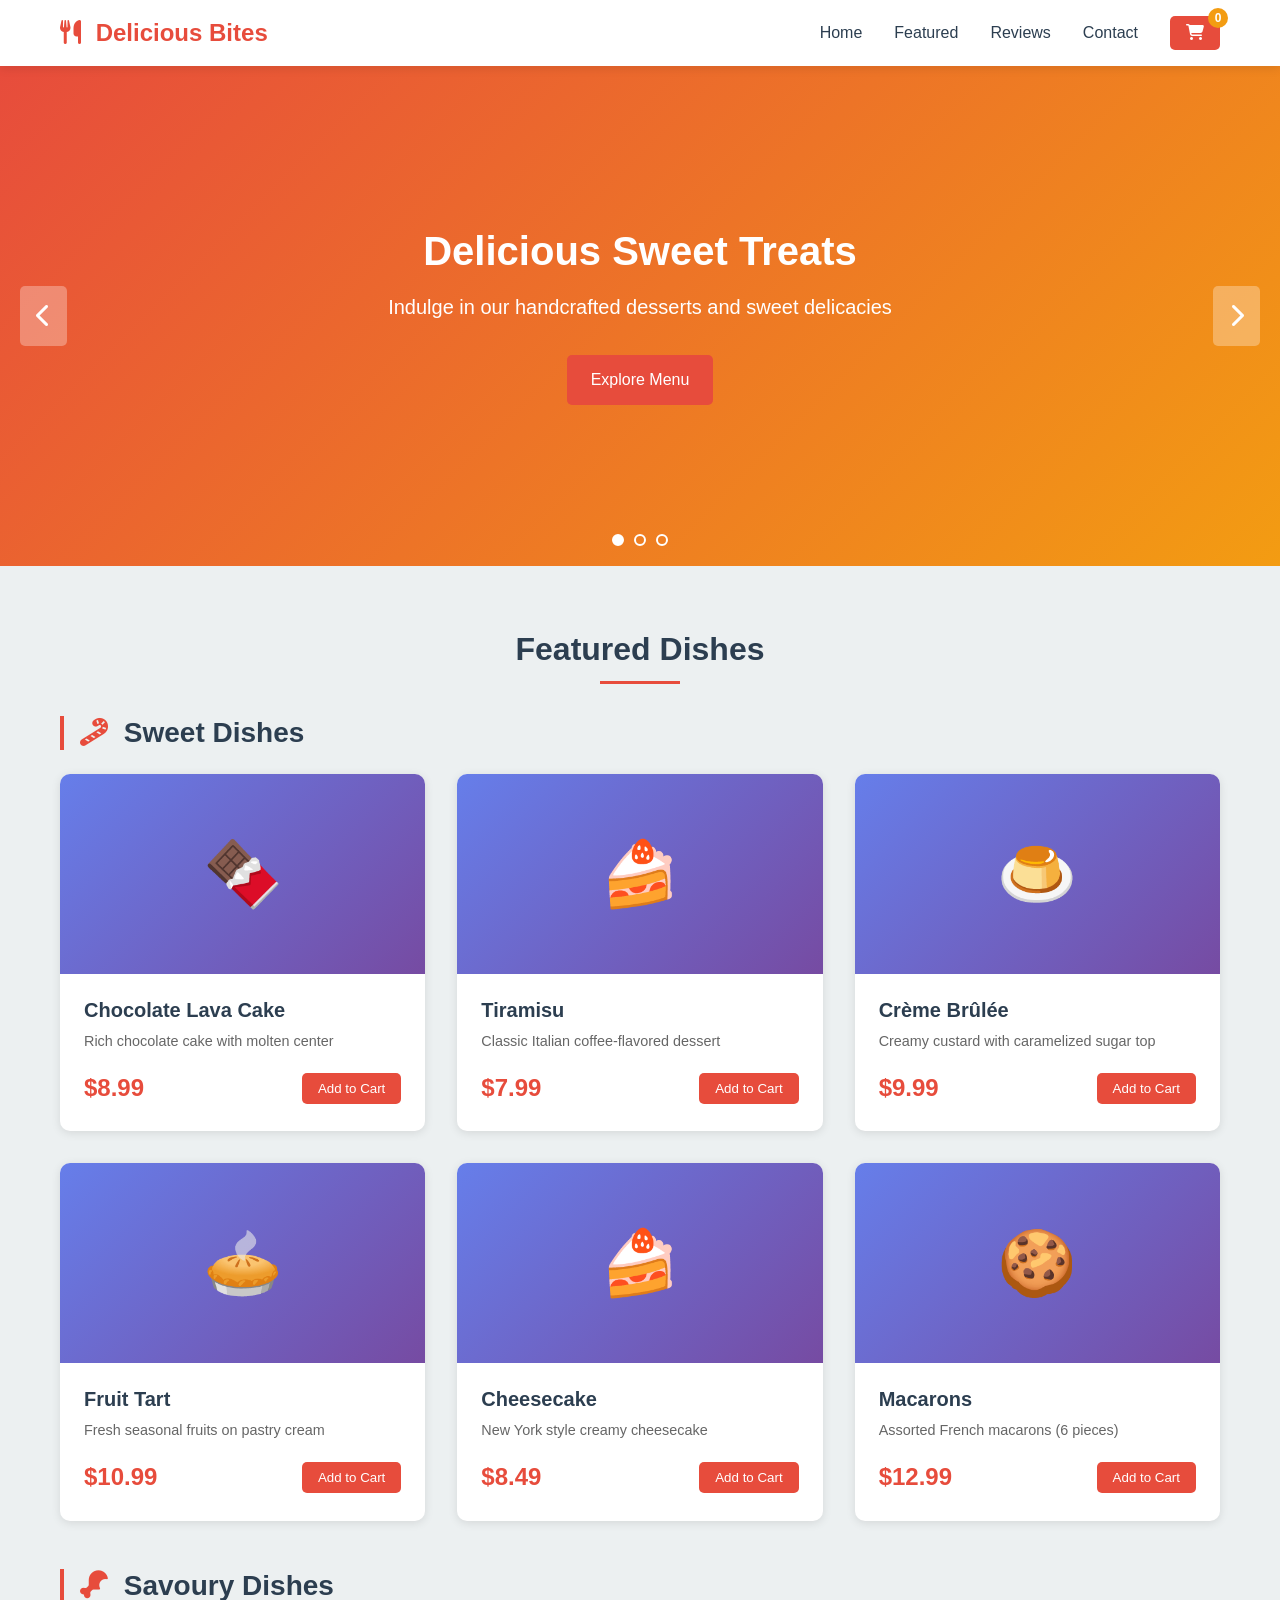
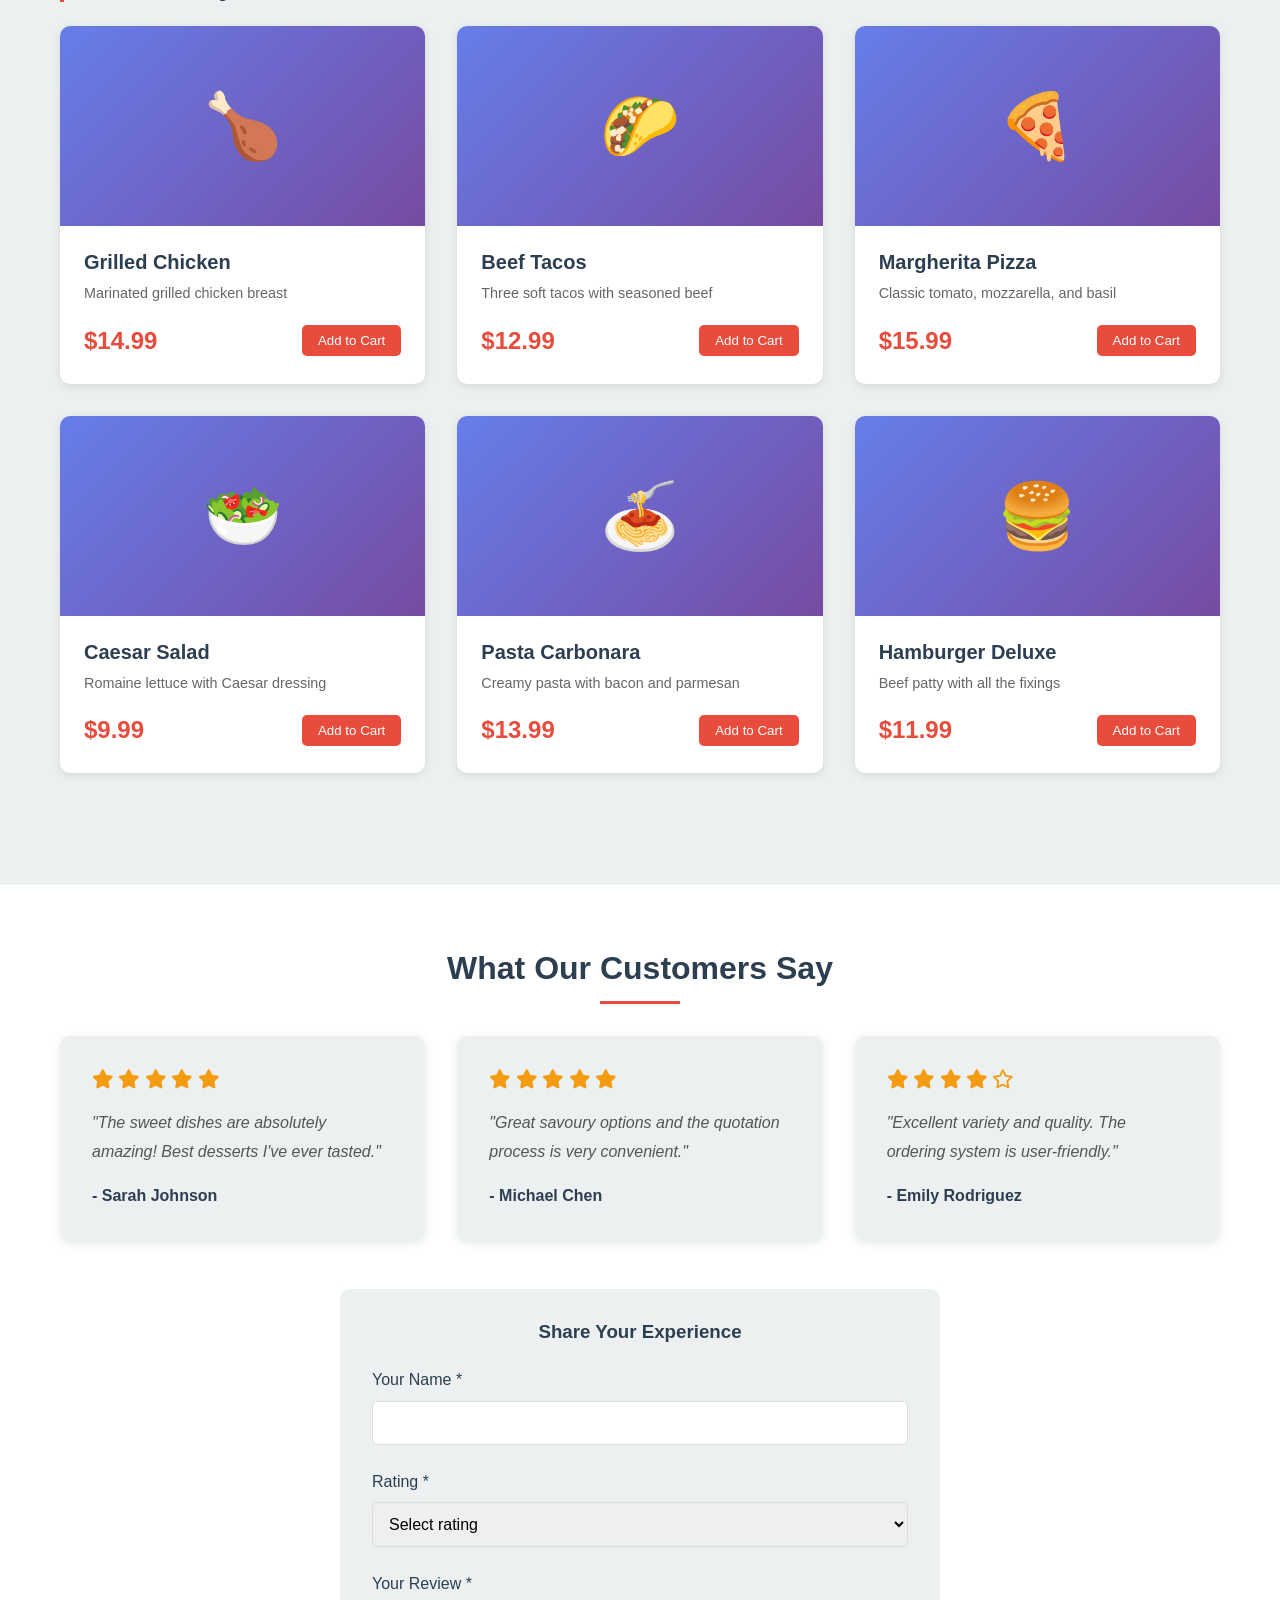
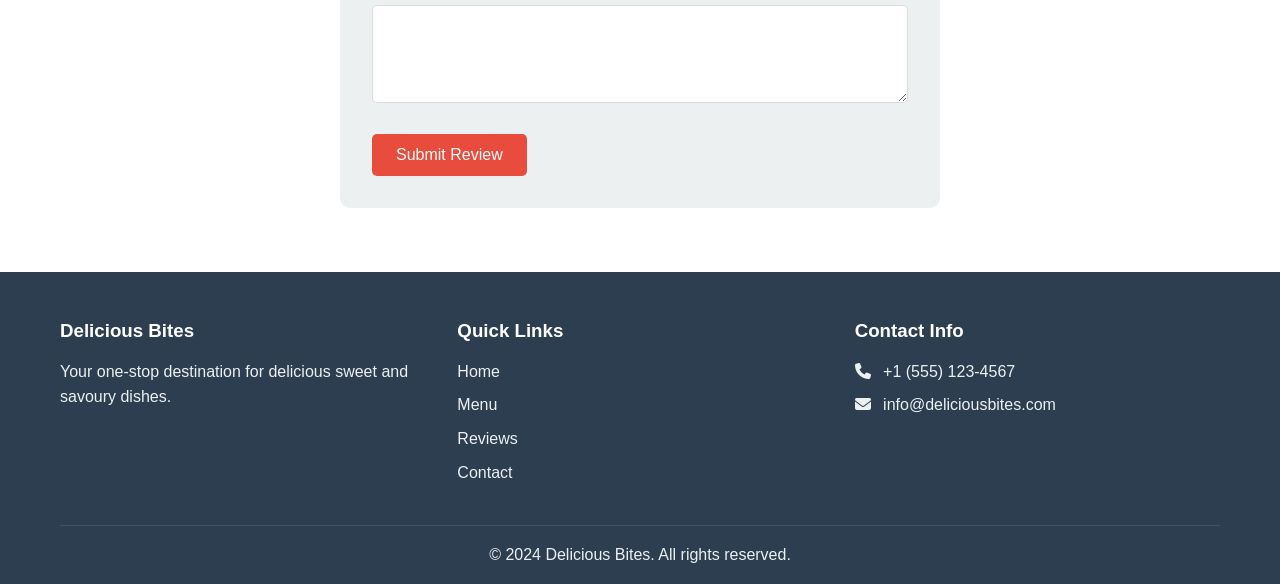
<file: index.html>
<!DOCTYPE html>
<html lang="en">
<head>
    <meta charset="UTF-8">
    <meta name="viewport" content="width=device-width, initial-scale=1.0">
    <meta name="description" content="Order delicious sweet and savoury dishes. Get a quotation for your food order.">
    <title>Delicious Food Order - Sweet & Savoury Dishes</title>
    <link rel="stylesheet" href="css/styles.css">
    <link rel="stylesheet" href="https://cdnjs.cloudflare.com/ajax/libs/font-awesome/6.4.0/css/all.min.css">
</head>
<body>
    <!-- Header and Navigation -->
    <header>
        <nav class="navbar" role="navigation" aria-label="Main navigation">
            <div class="container">
                <div class="nav-brand">
                    <h1><i class="fas fa-utensils"></i> Delicious Bites</h1>
                </div>
                <button class="nav-toggle" aria-label="Toggle navigation menu" aria-expanded="false">
                    <span></span>
                    <span></span>
                    <span></span>
                </button>
                <ul class="nav-menu">
                    <li><a href="#home">Home</a></li>
                    <li><a href="#featured">Featured</a></li>
                    <li><a href="#reviews">Reviews</a></li>
                    <li><a href="contact.html">Contact</a></li>
                    <li>
                        <button class="cart-btn" aria-label="View cart">
                            <i class="fas fa-shopping-cart"></i>
                            <span class="cart-count" id="cart-count">0</span>
                        </button>
                    </li>
                </ul>
            </div>
        </nav>
    </header>

    <!-- Hero Section with Carousel -->
    <section id="home" class="hero" aria-label="Hero carousel">
        <div class="carousel">
            <div class="carousel-inner">
                <div class="carousel-item active">
                    <div class="carousel-content">
                        <h2>Delicious Sweet Treats</h2>
                        <p>Indulge in our handcrafted desserts and sweet delicacies</p>
                        <a href="#featured" class="btn btn-primary">Explore Menu</a>
                    </div>
                </div>
                <div class="carousel-item">
                    <div class="carousel-content">
                        <h2>Savory Delights</h2>
                        <p>Experience authentic flavors with our savoury dishes</p>
                        <a href="#featured" class="btn btn-primary">Order Now</a>
                    </div>
                </div>
                <div class="carousel-item">
                    <div class="carousel-content">
                        <h2>Get Your Quotation</h2>
                        <p>Add items to cart and receive a custom quotation</p>
                        <a href="#featured" class="btn btn-primary">Start Ordering</a>
                    </div>
                </div>
            </div>
            <button class="carousel-control prev" aria-label="Previous slide">
                <i class="fas fa-chevron-left"></i>
            </button>
            <button class="carousel-control next" aria-label="Next slide">
                <i class="fas fa-chevron-right"></i>
            </button>
            <div class="carousel-indicators" role="tablist" aria-label="Slide indicators">
                <button class="active" aria-label="Go to slide 1" aria-selected="true"></button>
                <button aria-label="Go to slide 2" aria-selected="false"></button>
                <button aria-label="Go to slide 3" aria-selected="false"></button>
            </div>
        </div>
    </section>

    <!-- Featured Dishes Section -->
    <section id="featured" class="featured-dishes">
        <div class="container">
            <h2 class="section-title">Featured Dishes</h2>
            
            <!-- Sweet Dishes -->
            <div class="category">
                <h3><i class="fas fa-candy-cane"></i> Sweet Dishes</h3>
                <div class="dishes-grid" id="sweet-dishes">
                    <!-- Dishes will be populated by JavaScript -->
                </div>
            </div>

            <!-- Savoury Dishes -->
            <div class="category">
                <h3><i class="fas fa-drumstick-bite"></i> Savoury Dishes</h3>
                <div class="dishes-grid" id="savoury-dishes">
                    <!-- Dishes will be populated by JavaScript -->
                </div>
            </div>
        </div>
    </section>

    <!-- Reviews Section -->
    <section id="reviews" class="reviews">
        <div class="container">
            <h2 class="section-title">What Our Customers Say</h2>
            <div class="reviews-grid">
                <div class="review-card">
                    <div class="rating" aria-label="Rating: 5 out of 5 stars">
                        <i class="fas fa-star"></i>
                        <i class="fas fa-star"></i>
                        <i class="fas fa-star"></i>
                        <i class="fas fa-star"></i>
                        <i class="fas fa-star"></i>
                    </div>
                    <p class="review-text">"The sweet dishes are absolutely amazing! Best desserts I've ever tasted."</p>
                    <p class="reviewer-name">- Sarah Johnson</p>
                </div>
                <div class="review-card">
                    <div class="rating" aria-label="Rating: 5 out of 5 stars">
                        <i class="fas fa-star"></i>
                        <i class="fas fa-star"></i>
                        <i class="fas fa-star"></i>
                        <i class="fas fa-star"></i>
                        <i class="fas fa-star"></i>
                    </div>
                    <p class="review-text">"Great savoury options and the quotation process is very convenient."</p>
                    <p class="reviewer-name">- Michael Chen</p>
                </div>
                <div class="review-card">
                    <div class="rating" aria-label="Rating: 4 out of 5 stars">
                        <i class="fas fa-star"></i>
                        <i class="fas fa-star"></i>
                        <i class="fas fa-star"></i>
                        <i class="fas fa-star"></i>
                        <i class="far fa-star"></i>
                    </div>
                    <p class="review-text">"Excellent variety and quality. The ordering system is user-friendly."</p>
                    <p class="reviewer-name">- Emily Rodriguez</p>
                </div>
            </div>
            
            <!-- Review Form -->
            <div class="review-form-section">
                <h3>Share Your Experience</h3>
                <form id="review-form" class="review-form">
                    <div class="form-group">
                        <label for="reviewer-name">Your Name <span aria-label="required">*</span></label>
                        <input type="text" id="reviewer-name" name="name" required aria-required="true">
                    </div>
                    <div class="form-group">
                        <label for="rating">Rating <span aria-label="required">*</span></label>
                        <select id="rating" name="rating" required aria-required="true">
                            <option value="">Select rating</option>
                            <option value="5">5 Stars - Excellent</option>
                            <option value="4">4 Stars - Very Good</option>
                            <option value="3">3 Stars - Good</option>
                            <option value="2">2 Stars - Fair</option>
                            <option value="1">1 Star - Poor</option>
                        </select>
                    </div>
                    <div class="form-group">
                        <label for="review-text">Your Review <span aria-label="required">*</span></label>
                        <textarea id="review-text" name="review" rows="4" required aria-required="true"></textarea>
                    </div>
                    <button type="submit" class="btn btn-primary">Submit Review</button>
                </form>
            </div>
        </div>
    </section>

    <!-- Shopping Cart Modal -->
    <div id="cart-modal" class="modal" role="dialog" aria-labelledby="cart-title" aria-modal="true" hidden>
        <div class="modal-content">
            <div class="modal-header">
                <h2 id="cart-title">Your Cart</h2>
                <button class="close-modal" aria-label="Close cart">&times;</button>
            </div>
            <div class="modal-body">
                <div id="cart-items">
                    <p class="empty-cart">Your cart is empty</p>
                </div>
                <div id="cart-total" class="cart-total" hidden>
                    <strong>Total: $<span id="total-amount">0.00</span></strong>
                </div>
            </div>
            <div class="modal-footer">
                <button class="btn btn-secondary close-modal">Continue Shopping</button>
                <button id="get-quotation" class="btn btn-primary" disabled>Get Quotation</button>
            </div>
        </div>
    </div>

    <!-- Quotation Modal -->
    <div id="quotation-modal" class="modal" role="dialog" aria-labelledby="quotation-title" aria-modal="true" hidden>
        <div class="modal-content">
            <div class="modal-header">
                <h2 id="quotation-title">Request Quotation</h2>
                <button class="close-quotation" aria-label="Close quotation form">&times;</button>
            </div>
            <div class="modal-body">
                <form id="quotation-form">
                    <div class="form-group">
                        <label for="customer-name">Full Name <span aria-label="required">*</span></label>
                        <input type="text" id="customer-name" name="name" required aria-required="true">
                    </div>
                    <div class="form-group">
                        <label for="customer-email">Email <span aria-label="required">*</span></label>
                        <input type="email" id="customer-email" name="email" required aria-required="true">
                    </div>
                    <div class="form-group">
                        <label for="customer-phone">Phone Number <span aria-label="required">*</span></label>
                        <input type="tel" id="customer-phone" name="phone" required aria-required="true">
                    </div>
                    <div class="form-group">
                        <label for="delivery-date">Preferred Delivery Date</label>
                        <input type="date" id="delivery-date" name="deliveryDate">
                    </div>
                    <div class="form-group">
                        <label for="special-requests">Special Requests</label>
                        <textarea id="special-requests" name="requests" rows="3"></textarea>
                    </div>
                    <div id="quotation-summary">
                        <h3>Order Summary</h3>
                        <div id="quotation-items"></div>
                    </div>
                    <button type="submit" class="btn btn-primary">Submit Quotation Request</button>
                </form>
            </div>
        </div>
    </div>

    <!-- Footer -->
    <footer>
        <div class="container">
            <div class="footer-content">
                <div class="footer-section">
                    <h3>Delicious Bites</h3>
                    <p>Your one-stop destination for delicious sweet and savoury dishes.</p>
                </div>
                <div class="footer-section">
                    <h3>Quick Links</h3>
                    <ul>
                        <li><a href="#home">Home</a></li>
                        <li><a href="#featured">Menu</a></li>
                        <li><a href="#reviews">Reviews</a></li>
                        <li><a href="contact.html">Contact</a></li>
                    </ul>
                </div>
                <div class="footer-section">
                    <h3>Contact Info</h3>
                    <p><i class="fas fa-phone"></i> +1 (555) 123-4567</p>
                    <p><i class="fas fa-envelope"></i> info@deliciousbites.com</p>
                </div>
            </div>
            <div class="footer-bottom">
                <p>&copy; 2024 Delicious Bites. All rights reserved.</p>
            </div>
        </div>
    </footer>

    <script src="js/app.js"></script>
</body>
</html>
</file>
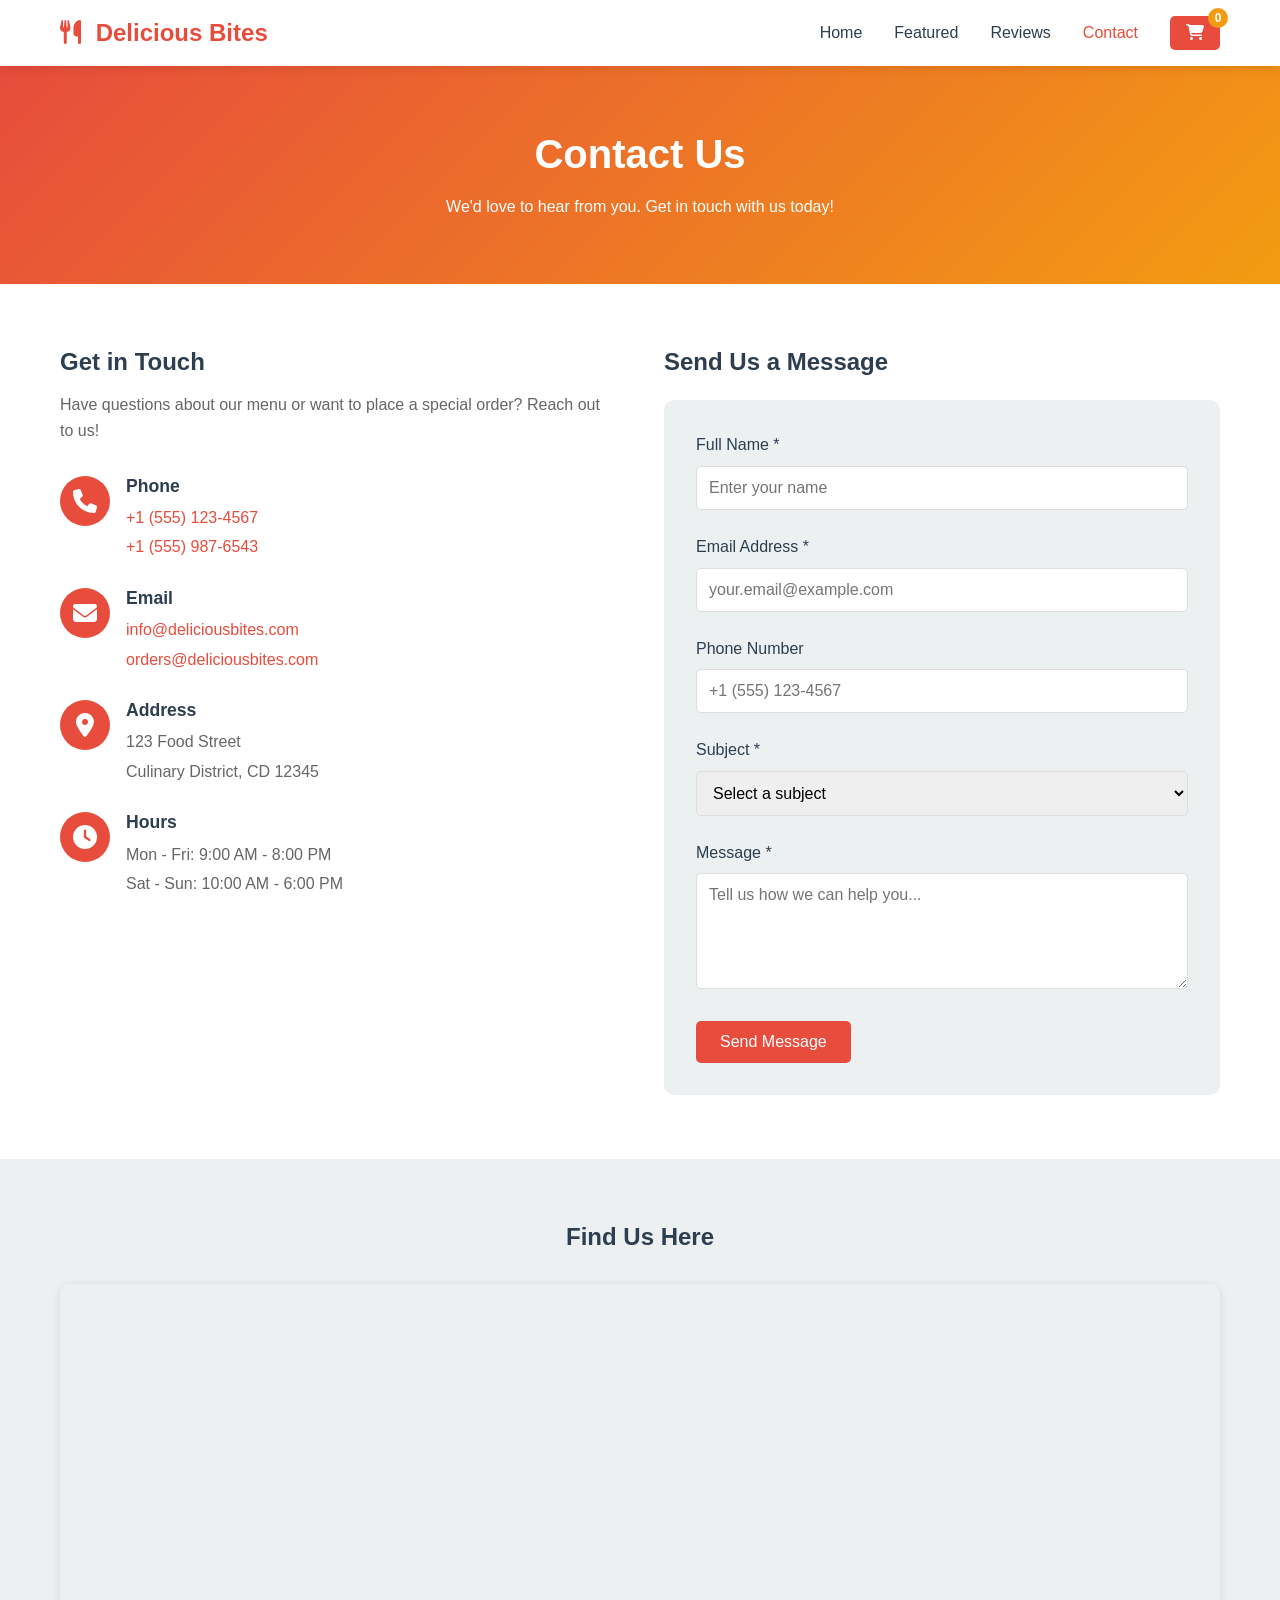
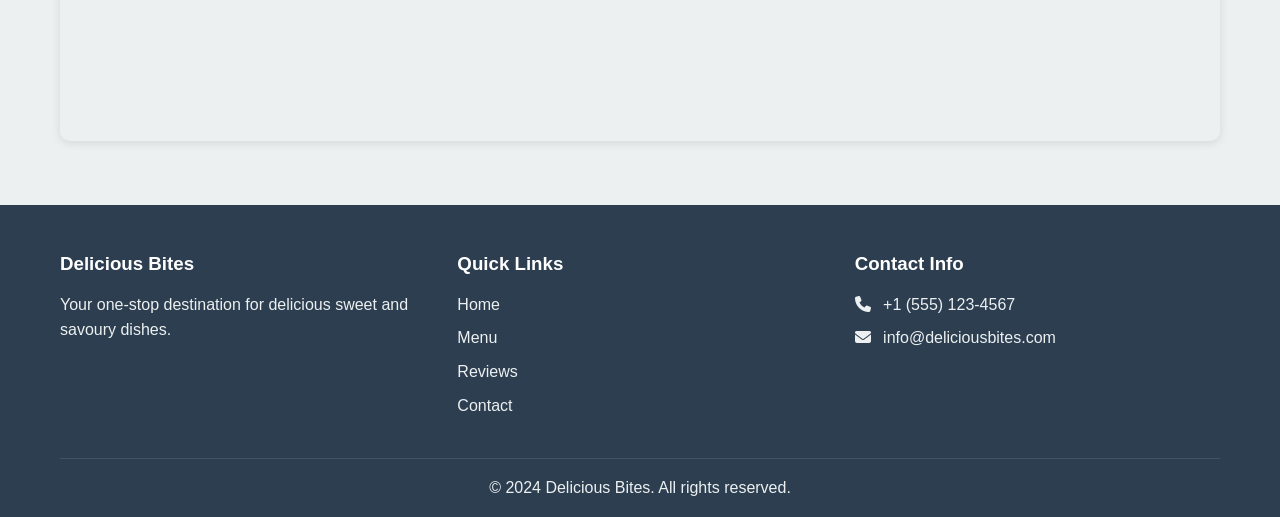
<file: contact.html>
<!DOCTYPE html>
<html lang="en">
<head>
    <meta charset="UTF-8">
    <meta name="viewport" content="width=device-width, initial-scale=1.0">
    <meta name="description" content="Contact Delicious Bites - Get in touch with us for your food ordering needs">
    <title>Contact Us - Delicious Bites</title>
    <link rel="stylesheet" href="css/styles.css">
    <link rel="stylesheet" href="https://cdnjs.cloudflare.com/ajax/libs/font-awesome/6.4.0/css/all.min.css">
</head>
<body>
    <!-- Header and Navigation -->
    <header>
        <nav class="navbar" role="navigation" aria-label="Main navigation">
            <div class="container">
                <div class="nav-brand">
                    <h1><i class="fas fa-utensils"></i> Delicious Bites</h1>
                </div>
                <button class="nav-toggle" aria-label="Toggle navigation menu" aria-expanded="false">
                    <span></span>
                    <span></span>
                    <span></span>
                </button>
                <ul class="nav-menu">
                    <li><a href="index.html#home">Home</a></li>
                    <li><a href="index.html#featured">Featured</a></li>
                    <li><a href="index.html#reviews">Reviews</a></li>
                    <li><a href="contact.html" class="active">Contact</a></li>
                    <li>
                        <button class="cart-btn" aria-label="View cart">
                            <i class="fas fa-shopping-cart"></i>
                            <span class="cart-count" id="cart-count">0</span>
                        </button>
                    </li>
                </ul>
            </div>
        </nav>
    </header>

    <!-- Contact Page Header -->
    <section class="page-header">
        <div class="container">
            <h1>Contact Us</h1>
            <p>We'd love to hear from you. Get in touch with us today!</p>
        </div>
    </section>

    <!-- Contact Section -->
    <section class="contact-section">
        <div class="container">
            <div class="contact-grid">
                <!-- Contact Information -->
                <div class="contact-info">
                    <h2>Get in Touch</h2>
                    <p>Have questions about our menu or want to place a special order? Reach out to us!</p>
                    
                    <div class="contact-details">
                        <div class="contact-item">
                            <div class="contact-icon">
                                <i class="fas fa-phone"></i>
                            </div>
                            <div class="contact-text">
                                <h3>Phone</h3>
                                <p><a href="tel:+15551234567">+1 (555) 123-4567</a></p>
                                <p><a href="tel:+15559876543">+1 (555) 987-6543</a></p>
                            </div>
                        </div>

                        <div class="contact-item">
                            <div class="contact-icon">
                                <i class="fas fa-envelope"></i>
                            </div>
                            <div class="contact-text">
                                <h3>Email</h3>
                                <p><a href="mailto:info@deliciousbites.com">info@deliciousbites.com</a></p>
                                <p><a href="mailto:orders@deliciousbites.com">orders@deliciousbites.com</a></p>
                            </div>
                        </div>

                        <div class="contact-item">
                            <div class="contact-icon">
                                <i class="fas fa-map-marker-alt"></i>
                            </div>
                            <div class="contact-text">
                                <h3>Address</h3>
                                <p>123 Food Street</p>
                                <p>Culinary District, CD 12345</p>
                            </div>
                        </div>

                        <div class="contact-item">
                            <div class="contact-icon">
                                <i class="fas fa-clock"></i>
                            </div>
                            <div class="contact-text">
                                <h3>Hours</h3>
                                <p>Mon - Fri: 9:00 AM - 8:00 PM</p>
                                <p>Sat - Sun: 10:00 AM - 6:00 PM</p>
                            </div>
                        </div>
                    </div>
                </div>

                <!-- Contact Form -->
                <div class="contact-form-wrapper">
                    <h2>Send Us a Message</h2>
                    <form id="contact-form" class="contact-form">
                        <div class="form-group">
                            <label for="contact-name">Full Name <span aria-label="required">*</span></label>
                            <input type="text" id="contact-name" name="name" required aria-required="true" placeholder="Enter your name">
                        </div>

                        <div class="form-group">
                            <label for="contact-email">Email Address <span aria-label="required">*</span></label>
                            <input type="email" id="contact-email" name="email" required aria-required="true" placeholder="your.email@example.com">
                        </div>

                        <div class="form-group">
                            <label for="contact-phone">Phone Number</label>
                            <input type="tel" id="contact-phone" name="phone" placeholder="+1 (555) 123-4567">
                        </div>

                        <div class="form-group">
                            <label for="contact-subject">Subject <span aria-label="required">*</span></label>
                            <select id="contact-subject" name="subject" required aria-required="true">
                                <option value="">Select a subject</option>
                                <option value="general">General Inquiry</option>
                                <option value="order">Order Information</option>
                                <option value="quotation">Request Quotation</option>
                                <option value="feedback">Feedback</option>
                                <option value="other">Other</option>
                            </select>
                        </div>

                        <div class="form-group">
                            <label for="contact-message">Message <span aria-label="required">*</span></label>
                            <textarea id="contact-message" name="message" rows="5" required aria-required="true" placeholder="Tell us how we can help you..."></textarea>
                        </div>

                        <button type="submit" class="btn btn-primary">Send Message</button>
                    </form>
                </div>
            </div>
        </div>
    </section>

    <!-- Map Section -->
    <section class="map-section">
        <div class="container">
            <h2>Find Us Here</h2>
            <div class="map-container">
                <iframe 
                    src="https://www.google.com/maps/embed?pb=!1m18!1m12!1m3!1d3022.9476519598093!2d-73.99185268459395!3d40.74844097932881!2m3!1f0!2f0!3f0!3m2!1i1024!2i768!4f13.1!3m3!1m2!1s0x89c259a9b3117469%3A0xd134e199a405a163!2sEmpire%20State%20Building!5e0!3m2!1sen!2sus!4v1234567890123!5m2!1sen!2sus" 
                    width="100%" 
                    height="450" 
                    style="border:0;" 
                    allowfullscreen="" 
                    loading="lazy" 
                    referrerpolicy="no-referrer-when-downgrade"
                    title="Delicious Bites Location Map"
                    aria-label="Google Maps showing our location">
                </iframe>
            </div>
        </div>
    </section>

    <!-- Shopping Cart Modal -->
    <div id="cart-modal" class="modal" role="dialog" aria-labelledby="cart-title" aria-modal="true" hidden>
        <div class="modal-content">
            <div class="modal-header">
                <h2 id="cart-title">Your Cart</h2>
                <button class="close-modal" aria-label="Close cart">&times;</button>
            </div>
            <div class="modal-body">
                <div id="cart-items">
                    <p class="empty-cart">Your cart is empty</p>
                </div>
                <div id="cart-total" class="cart-total" hidden>
                    <strong>Total: $<span id="total-amount">0.00</span></strong>
                </div>
            </div>
            <div class="modal-footer">
                <button class="btn btn-secondary close-modal">Continue Shopping</button>
                <button id="get-quotation" class="btn btn-primary" disabled>Get Quotation</button>
            </div>
        </div>
    </div>

    <!-- Quotation Modal -->
    <div id="quotation-modal" class="modal" role="dialog" aria-labelledby="quotation-title" aria-modal="true" hidden>
        <div class="modal-content">
            <div class="modal-header">
                <h2 id="quotation-title">Request Quotation</h2>
                <button class="close-quotation" aria-label="Close quotation form">&times;</button>
            </div>
            <div class="modal-body">
                <form id="quotation-form">
                    <div class="form-group">
                        <label for="customer-name">Full Name <span aria-label="required">*</span></label>
                        <input type="text" id="customer-name" name="name" required aria-required="true">
                    </div>
                    <div class="form-group">
                        <label for="customer-email">Email <span aria-label="required">*</span></label>
                        <input type="email" id="customer-email" name="email" required aria-required="true">
                    </div>
                    <div class="form-group">
                        <label for="customer-phone">Phone Number <span aria-label="required">*</span></label>
                        <input type="tel" id="customer-phone" name="phone" required aria-required="true">
                    </div>
                    <div class="form-group">
                        <label for="delivery-date">Preferred Delivery Date</label>
                        <input type="date" id="delivery-date" name="deliveryDate">
                    </div>
                    <div class="form-group">
                        <label for="special-requests">Special Requests</label>
                        <textarea id="special-requests" name="requests" rows="3"></textarea>
                    </div>
                    <div id="quotation-summary">
                        <h3>Order Summary</h3>
                        <div id="quotation-items"></div>
                    </div>
                    <button type="submit" class="btn btn-primary">Submit Quotation Request</button>
                </form>
            </div>
        </div>
    </div>

    <!-- Footer -->
    <footer>
        <div class="container">
            <div class="footer-content">
                <div class="footer-section">
                    <h3>Delicious Bites</h3>
                    <p>Your one-stop destination for delicious sweet and savoury dishes.</p>
                </div>
                <div class="footer-section">
                    <h3>Quick Links</h3>
                    <ul>
                        <li><a href="index.html#home">Home</a></li>
                        <li><a href="index.html#featured">Menu</a></li>
                        <li><a href="index.html#reviews">Reviews</a></li>
                        <li><a href="contact.html">Contact</a></li>
                    </ul>
                </div>
                <div class="footer-section">
                    <h3>Contact Info</h3>
                    <p><i class="fas fa-phone"></i> +1 (555) 123-4567</p>
                    <p><i class="fas fa-envelope"></i> info@deliciousbites.com</p>
                </div>
            </div>
            <div class="footer-bottom">
                <p>&copy; 2024 Delicious Bites. All rights reserved.</p>
            </div>
        </div>
    </footer>

    <script src="js/app.js"></script>
</body>
</html>
</file>
<file: css/styles.css>
/* CSS Reset and Base Styles */
* {
    margin: 0;
    padding: 0;
    box-sizing: border-box;
}

:root {
    --primary-color: #e74c3c;
    --secondary-color: #f39c12;
    --dark-color: #2c3e50;
    --light-color: #ecf0f1;
    --white: #ffffff;
    --text-color: #333333;
    --border-color: #ddd;
    --shadow: 0 2px 10px rgba(0, 0, 0, 0.1);
    --shadow-hover: 0 4px 20px rgba(0, 0, 0, 0.15);
    --transition: all 0.3s ease;
}

html {
    scroll-behavior: smooth;
}

body {
    font-family: 'Segoe UI', Tahoma, Geneva, Verdana, sans-serif;
    line-height: 1.6;
    color: var(--text-color);
    background-color: var(--white);
}

.container {
    max-width: 1200px;
    margin: 0 auto;
    padding: 0 20px;
}

/* Typography */
h1, h2, h3, h4, h5, h6 {
    margin-bottom: 1rem;
    font-weight: 600;
    line-height: 1.2;
}

a {
    text-decoration: none;
    color: inherit;
    transition: var(--transition);
}

img {
    max-width: 100%;
    height: auto;
}

/* Navigation */
header {
    background-color: var(--white);
    box-shadow: var(--shadow);
    position: sticky;
    top: 0;
    z-index: 1000;
}

.navbar {
    padding: 1rem 0;
}

.navbar .container {
    display: flex;
    justify-content: space-between;
    align-items: center;
}

.nav-brand h1 {
    font-size: 1.5rem;
    color: var(--primary-color);
    margin: 0;
}

.nav-brand i {
    margin-right: 0.5rem;
}

.nav-menu {
    display: flex;
    list-style: none;
    align-items: center;
    gap: 2rem;
}

.nav-menu a {
    color: var(--dark-color);
    font-weight: 500;
}

.nav-menu a:hover,
.nav-menu a.active {
    color: var(--primary-color);
}

.nav-toggle {
    display: none;
    flex-direction: column;
    background: none;
    border: none;
    cursor: pointer;
    padding: 0.5rem;
}

.nav-toggle span {
    width: 25px;
    height: 3px;
    background-color: var(--dark-color);
    margin: 3px 0;
    transition: var(--transition);
}

.cart-btn {
    position: relative;
    background-color: var(--primary-color);
    color: var(--white);
    border: none;
    padding: 0.5rem 1rem;
    border-radius: 5px;
    cursor: pointer;
    font-size: 1rem;
    transition: var(--transition);
}

.cart-btn:hover {
    background-color: #c0392b;
    transform: scale(1.05);
}

.cart-count {
    position: absolute;
    top: -8px;
    right: -8px;
    background-color: var(--secondary-color);
    color: var(--white);
    border-radius: 50%;
    width: 20px;
    height: 20px;
    display: flex;
    align-items: center;
    justify-content: center;
    font-size: 0.75rem;
    font-weight: bold;
}

/* Hero/Carousel Section */
.hero {
    position: relative;
    height: 500px;
    overflow: hidden;
    background: linear-gradient(135deg, var(--primary-color) 0%, var(--secondary-color) 100%);
}

.carousel {
    position: relative;
    height: 100%;
}

.carousel-inner {
    height: 100%;
    position: relative;
}

.carousel-item {
    position: absolute;
    top: 0;
    left: 0;
    width: 100%;
    height: 100%;
    opacity: 0;
    transition: opacity 0.6s ease;
    display: flex;
    align-items: center;
    justify-content: center;
}

.carousel-item.active {
    opacity: 1;
}

.carousel-content {
    text-align: center;
    color: var(--white);
    max-width: 600px;
    padding: 2rem;
}

.carousel-content h2 {
    font-size: 2.5rem;
    margin-bottom: 1rem;
}

.carousel-content p {
    font-size: 1.25rem;
    margin-bottom: 2rem;
}

.carousel-control {
    position: absolute;
    top: 50%;
    transform: translateY(-50%);
    background-color: rgba(255, 255, 255, 0.3);
    color: var(--white);
    border: none;
    padding: 1rem;
    cursor: pointer;
    font-size: 1.5rem;
    transition: var(--transition);
    border-radius: 5px;
}

.carousel-control:hover {
    background-color: rgba(255, 255, 255, 0.5);
}

.carousel-control.prev {
    left: 20px;
}

.carousel-control.next {
    right: 20px;
}

.carousel-indicators {
    position: absolute;
    bottom: 20px;
    left: 50%;
    transform: translateX(-50%);
    display: flex;
    gap: 10px;
}

.carousel-indicators button {
    width: 12px;
    height: 12px;
    border-radius: 50%;
    border: 2px solid var(--white);
    background-color: transparent;
    cursor: pointer;
    transition: var(--transition);
}

.carousel-indicators button.active,
.carousel-indicators button:hover {
    background-color: var(--white);
}

/* Buttons */
.btn {
    display: inline-block;
    padding: 0.75rem 1.5rem;
    border: none;
    border-radius: 5px;
    cursor: pointer;
    font-size: 1rem;
    font-weight: 500;
    transition: var(--transition);
    text-align: center;
}

.btn-primary {
    background-color: var(--primary-color);
    color: var(--white);
}

.btn-primary:hover {
    background-color: #c0392b;
    transform: translateY(-2px);
    box-shadow: var(--shadow-hover);
}

.btn-secondary {
    background-color: var(--light-color);
    color: var(--dark-color);
}

.btn-secondary:hover {
    background-color: #d5dbdb;
}

/* Section Titles */
.section-title {
    text-align: center;
    font-size: 2rem;
    margin-bottom: 2rem;
    color: var(--dark-color);
    position: relative;
    padding-bottom: 1rem;
}

.section-title::after {
    content: '';
    position: absolute;
    bottom: 0;
    left: 50%;
    transform: translateX(-50%);
    width: 80px;
    height: 3px;
    background-color: var(--primary-color);
}

/* Featured Dishes Section */
.featured-dishes {
    padding: 4rem 0;
    background-color: var(--light-color);
}

.category {
    margin-bottom: 3rem;
}

.category h3 {
    font-size: 1.75rem;
    color: var(--dark-color);
    margin-bottom: 1.5rem;
    padding-left: 1rem;
    border-left: 4px solid var(--primary-color);
}

.category h3 i {
    margin-right: 0.5rem;
    color: var(--primary-color);
}

.dishes-grid {
    display: grid;
    grid-template-columns: repeat(auto-fit, minmax(280px, 1fr));
    gap: 2rem;
}

.dish-card {
    background-color: var(--white);
    border-radius: 10px;
    overflow: hidden;
    box-shadow: var(--shadow);
    transition: var(--transition);
}

.dish-card:hover {
    transform: translateY(-5px);
    box-shadow: var(--shadow-hover);
}

.dish-image {
    width: 100%;
    height: 200px;
    background: linear-gradient(135deg, #667eea 0%, #764ba2 100%);
    display: flex;
    align-items: center;
    justify-content: center;
    font-size: 4rem;
    color: var(--white);
}

.dish-content {
    padding: 1.5rem;
}

.dish-content h4 {
    font-size: 1.25rem;
    color: var(--dark-color);
    margin-bottom: 0.5rem;
}

.dish-content p {
    color: #666;
    margin-bottom: 1rem;
    font-size: 0.9rem;
}

.dish-footer {
    display: flex;
    justify-content: space-between;
    align-items: center;
    margin-top: 1rem;
}

.dish-price {
    font-size: 1.5rem;
    font-weight: bold;
    color: var(--primary-color);
}

.add-to-cart {
    background-color: var(--primary-color);
    color: var(--white);
    border: none;
    padding: 0.5rem 1rem;
    border-radius: 5px;
    cursor: pointer;
    transition: var(--transition);
}

.add-to-cart:hover {
    background-color: #c0392b;
}

.add-to-cart:disabled {
    background-color: #95a5a6;
    cursor: not-allowed;
}

/* Reviews Section */
.reviews {
    padding: 4rem 0;
    background-color: var(--white);
}

.reviews-grid {
    display: grid;
    grid-template-columns: repeat(auto-fit, minmax(300px, 1fr));
    gap: 2rem;
    margin-bottom: 3rem;
}

.review-card {
    background-color: var(--light-color);
    padding: 2rem;
    border-radius: 10px;
    box-shadow: var(--shadow);
}

.rating {
    color: var(--secondary-color);
    margin-bottom: 1rem;
}

.rating i {
    font-size: 1.2rem;
}

.review-text {
    font-style: italic;
    color: #555;
    margin-bottom: 1rem;
    line-height: 1.8;
}

.reviewer-name {
    font-weight: 600;
    color: var(--dark-color);
}

.review-form-section {
    max-width: 600px;
    margin: 3rem auto 0;
    background-color: var(--light-color);
    padding: 2rem;
    border-radius: 10px;
}

.review-form-section h3 {
    text-align: center;
    margin-bottom: 1.5rem;
    color: var(--dark-color);
}

/* Forms */
.form-group {
    margin-bottom: 1.5rem;
}

.form-group label {
    display: block;
    margin-bottom: 0.5rem;
    font-weight: 500;
    color: var(--dark-color);
}

.form-group input,
.form-group select,
.form-group textarea {
    width: 100%;
    padding: 0.75rem;
    border: 1px solid var(--border-color);
    border-radius: 5px;
    font-size: 1rem;
    font-family: inherit;
    transition: var(--transition);
}

.form-group input:focus,
.form-group select:focus,
.form-group textarea:focus {
    outline: none;
    border-color: var(--primary-color);
    box-shadow: 0 0 0 3px rgba(231, 76, 60, 0.1);
}

.form-group textarea {
    resize: vertical;
}

/* Modals */
.modal {
    position: fixed;
    top: 0;
    left: 0;
    width: 100%;
    height: 100%;
    background-color: rgba(0, 0, 0, 0.5);
    display: flex;
    align-items: center;
    justify-content: center;
    z-index: 2000;
    padding: 1rem;
}

.modal[hidden] {
    display: none;
}

.modal-content {
    background-color: var(--white);
    border-radius: 10px;
    width: 100%;
    max-width: 600px;
    max-height: 90vh;
    overflow-y: auto;
    box-shadow: 0 10px 40px rgba(0, 0, 0, 0.3);
}

.modal-header {
    display: flex;
    justify-content: space-between;
    align-items: center;
    padding: 1.5rem;
    border-bottom: 1px solid var(--border-color);
}

.modal-header h2 {
    margin: 0;
    color: var(--dark-color);
}

.close-modal,
.close-quotation {
    background: none;
    border: none;
    font-size: 2rem;
    cursor: pointer;
    color: #999;
    transition: var(--transition);
    padding: 0;
    width: 30px;
    height: 30px;
    display: flex;
    align-items: center;
    justify-content: center;
}

.close-modal:hover,
.close-quotation:hover {
    color: var(--primary-color);
}

.modal-body {
    padding: 1.5rem;
}

.modal-footer {
    padding: 1.5rem;
    border-top: 1px solid var(--border-color);
    display: flex;
    justify-content: flex-end;
    gap: 1rem;
}

.empty-cart {
    text-align: center;
    color: #999;
    padding: 2rem;
}

.cart-item {
    display: flex;
    justify-content: space-between;
    align-items: center;
    padding: 1rem;
    border-bottom: 1px solid var(--border-color);
}

.cart-item:last-child {
    border-bottom: none;
}

.cart-item-info h4 {
    margin-bottom: 0.25rem;
}

.cart-item-info p {
    color: #666;
    font-size: 0.9rem;
}

.cart-item-actions {
    display: flex;
    align-items: center;
    gap: 1rem;
}

.quantity-controls {
    display: flex;
    align-items: center;
    gap: 0.5rem;
}

.quantity-btn {
    background-color: var(--light-color);
    border: none;
    width: 30px;
    height: 30px;
    border-radius: 5px;
    cursor: pointer;
    transition: var(--transition);
}

.quantity-btn:hover {
    background-color: var(--border-color);
}

.remove-item {
    background-color: var(--primary-color);
    color: var(--white);
    border: none;
    padding: 0.5rem;
    border-radius: 5px;
    cursor: pointer;
    transition: var(--transition);
}

.remove-item:hover {
    background-color: #c0392b;
}

.cart-total {
    margin-top: 1rem;
    padding-top: 1rem;
    border-top: 2px solid var(--border-color);
    text-align: right;
    font-size: 1.25rem;
}

#quotation-summary {
    background-color: var(--light-color);
    padding: 1rem;
    border-radius: 5px;
    margin-bottom: 1rem;
}

#quotation-summary h3 {
    margin-bottom: 1rem;
}

.quotation-item {
    display: flex;
    justify-content: space-between;
    padding: 0.5rem 0;
    border-bottom: 1px solid var(--border-color);
}

.quotation-item:last-child {
    border-bottom: none;
}

/* Contact Page */
.page-header {
    background: linear-gradient(135deg, var(--primary-color) 0%, var(--secondary-color) 100%);
    color: var(--white);
    text-align: center;
    padding: 4rem 0;
}

.page-header h1 {
    font-size: 2.5rem;
    margin-bottom: 1rem;
}

.contact-section {
    padding: 4rem 0;
}

.contact-grid {
    display: grid;
    grid-template-columns: repeat(auto-fit, minmax(300px, 1fr));
    gap: 3rem;
}

.contact-info h2 {
    color: var(--dark-color);
    margin-bottom: 1rem;
}

.contact-info > p {
    color: #666;
    margin-bottom: 2rem;
}

.contact-details {
    display: flex;
    flex-direction: column;
    gap: 1.5rem;
}

.contact-item {
    display: flex;
    gap: 1rem;
}

.contact-icon {
    width: 50px;
    height: 50px;
    background-color: var(--primary-color);
    color: var(--white);
    border-radius: 50%;
    display: flex;
    align-items: center;
    justify-content: center;
    font-size: 1.5rem;
    flex-shrink: 0;
}

.contact-text h3 {
    font-size: 1.1rem;
    margin-bottom: 0.5rem;
    color: var(--dark-color);
}

.contact-text p {
    color: #666;
    margin-bottom: 0.25rem;
}

.contact-text a {
    color: var(--primary-color);
}

.contact-text a:hover {
    text-decoration: underline;
}

.contact-form-wrapper h2 {
    color: var(--dark-color);
    margin-bottom: 1.5rem;
}

.contact-form {
    background-color: var(--light-color);
    padding: 2rem;
    border-radius: 10px;
}

.map-section {
    padding: 4rem 0;
    background-color: var(--light-color);
}

.map-section h2 {
    text-align: center;
    color: var(--dark-color);
    margin-bottom: 2rem;
}

.map-container {
    border-radius: 10px;
    overflow: hidden;
    box-shadow: var(--shadow);
}

/* Footer */
footer {
    background-color: var(--dark-color);
    color: var(--white);
    padding: 3rem 0 1rem;
}

.footer-content {
    display: grid;
    grid-template-columns: repeat(auto-fit, minmax(250px, 1fr));
    gap: 2rem;
    margin-bottom: 2rem;
}

.footer-section h3 {
    color: var(--white);
    margin-bottom: 1rem;
}

.footer-section p {
    color: var(--light-color);
    margin-bottom: 0.5rem;
}

.footer-section ul {
    list-style: none;
}

.footer-section ul li {
    margin-bottom: 0.5rem;
}

.footer-section ul li a {
    color: var(--light-color);
}

.footer-section ul li a:hover {
    color: var(--primary-color);
}

.footer-section i {
    margin-right: 0.5rem;
}

.footer-bottom {
    text-align: center;
    padding-top: 1rem;
    border-top: 1px solid rgba(255, 255, 255, 0.1);
    color: var(--light-color);
}

/* Responsive Design - Mobile First */
@media (max-width: 768px) {
    .nav-menu {
        position: fixed;
        left: -100%;
        top: 70px;
        flex-direction: column;
        background-color: var(--white);
        width: 100%;
        text-align: center;
        transition: 0.3s;
        box-shadow: var(--shadow);
        padding: 2rem 0;
        gap: 1rem;
    }

    .nav-menu.active {
        left: 0;
    }

    .nav-toggle {
        display: flex;
    }

    .nav-toggle.active span:nth-child(1) {
        transform: rotate(-45deg) translate(-5px, 6px);
    }

    .nav-toggle.active span:nth-child(2) {
        opacity: 0;
    }

    .nav-toggle.active span:nth-child(3) {
        transform: rotate(45deg) translate(-5px, -6px);
    }

    .hero {
        height: 400px;
    }

    .carousel-content h2 {
        font-size: 2rem;
    }

    .carousel-content p {
        font-size: 1rem;
    }

    .section-title {
        font-size: 1.75rem;
    }

    .dishes-grid {
        grid-template-columns: 1fr;
    }

    .reviews-grid {
        grid-template-columns: 1fr;
    }

    .contact-grid {
        grid-template-columns: 1fr;
    }

    .footer-content {
        grid-template-columns: 1fr;
    }
}

@media (max-width: 480px) {
    .carousel-control {
        padding: 0.5rem;
        font-size: 1rem;
    }

    .carousel-control.prev {
        left: 10px;
    }

    .carousel-control.next {
        right: 10px;
    }

    .page-header h1 {
        font-size: 2rem;
    }

    .modal-content {
        margin: 1rem;
    }
}

/* Accessibility improvements */
:focus-visible {
    outline: 2px solid var(--primary-color);
    outline-offset: 2px;
}

.sr-only {
    position: absolute;
    width: 1px;
    height: 1px;
    padding: 0;
    margin: -1px;
    overflow: hidden;
    clip: rect(0, 0, 0, 0);
    white-space: nowrap;
    border-width: 0;
}

/* Skip to main content link */
.skip-link {
    position: absolute;
    top: -40px;
    left: 0;
    background: var(--primary-color);
    color: var(--white);
    padding: 8px;
    text-decoration: none;
    z-index: 100;
}

.skip-link:focus {
    top: 0;
}

/* Prefers reduced motion */
@media (prefers-reduced-motion: reduce) {
    *,
    *::before,
    *::after {
        animation-duration: 0.01ms !important;
        animation-iteration-count: 1 !important;
        transition-duration: 0.01ms !important;
    }
}
</file>
